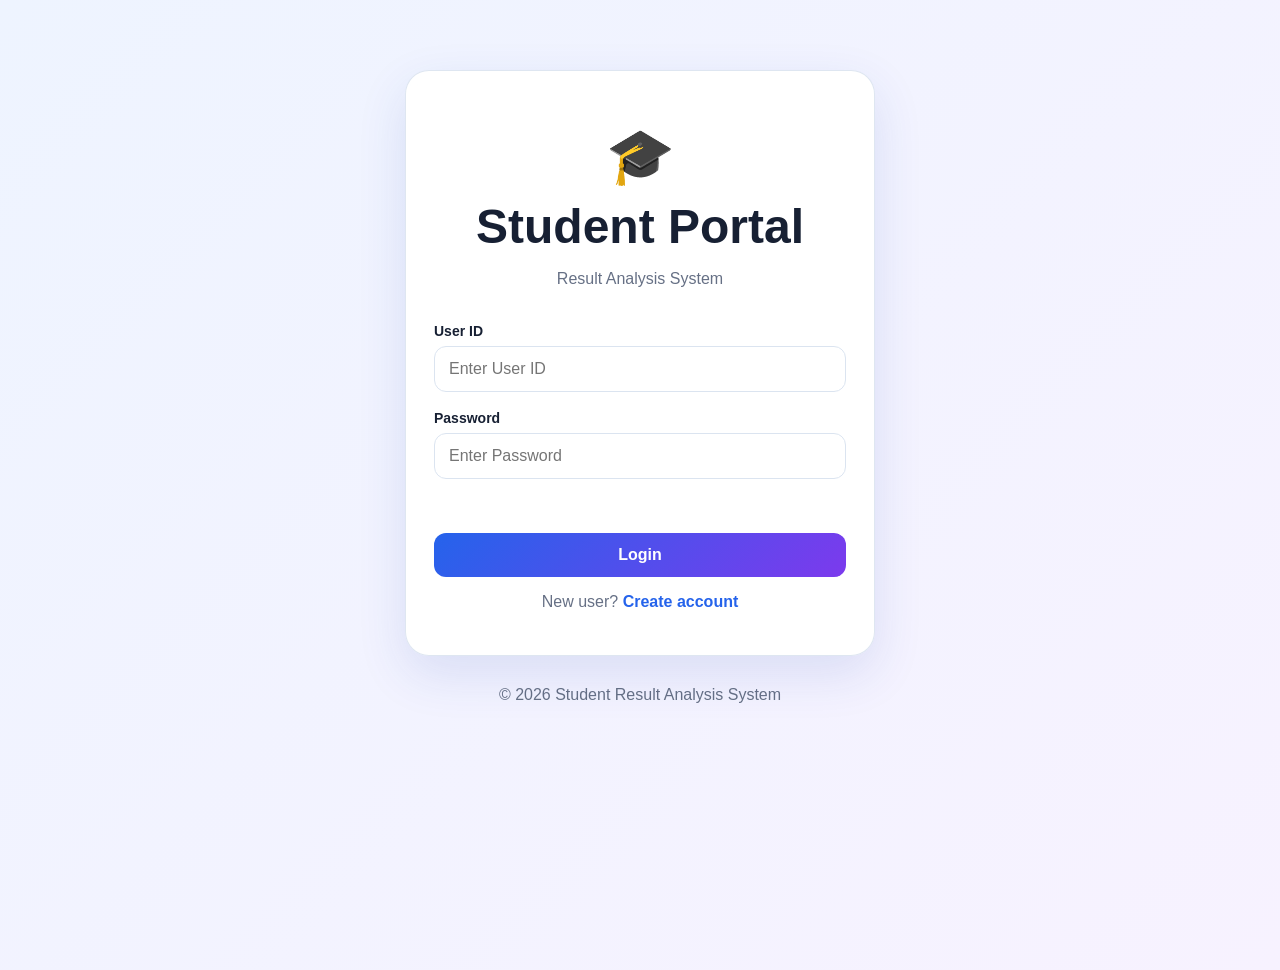
<file: Frontend_Development/index.html>
<!doctype html>
<html lang="en">

<head>
    <meta charset="UTF-8">
    <meta name="viewport" content="width=device-width,initial-scale=1">
    <title>Result Analysis | Login</title>
    <link rel="stylesheet" href="styles.css">
</head>

<body>
    <div class="auth-wrap">
        <div class="card">
            <div class="center">
                <div class="hero">
                    <div class="icon">🎓</div>
                    <h1>Student Portal</h1>
                    <p>Result Analysis System</p>
                </div>
            </div>
            <form id="loginForm" autocomplete="on">
                <div class="field"><label for="userId">User ID</label><input id="userId" name="userId"
                        autocomplete="username" required placeholder="Enter User ID"></div><br>
                <div class="field"><label for="password">Password</label><input id="password" name="password"
                        type="password" autocomplete="current-password" required placeholder="Enter Password"></div>
                <p id="loginMessage" class="message"></p><button class="btn" style="width:100%">Login</button>
            </form>
            <p class="center muted">New user? <button class="link-btn" id="createAccount" type="button">Create
                    account</button></p>
        </div>
        <div class="footer">© 2026 Student Result Analysis System</div>
    </div>
    <script src="script.js"></script>
</body>

</html>
</file>
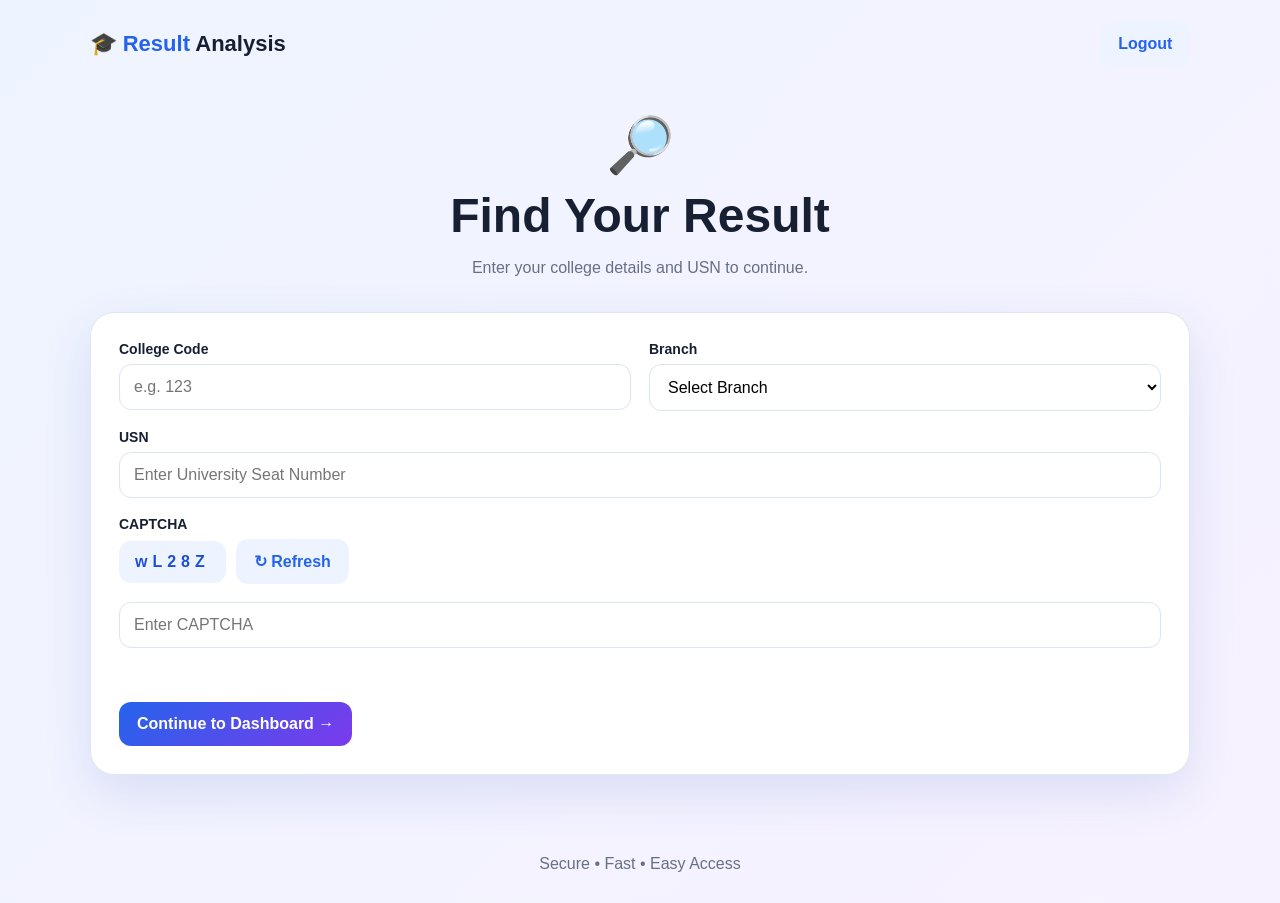
<file: Frontend_Development/home.html>
<!doctype html>
<html lang="en">

<head>
    <meta charset="UTF-8">
    <meta name="viewport" content="width=device-width,initial-scale=1">
    <title>Student Search</title>
    <link rel="stylesheet" href="styles.css">
</head>

<body>
    <header class="topbar">
        <div class="brand">🎓 <span>Result</span> Analysis</div><button class="btn secondary"
            id="logoutBtn">Logout</button>
    </header>
    <main class="page">
        <div class="hero">
            <div class="icon">🔎</div>
            <h1>Find Your Result</h1>
            <p>Enter your college details and USN to continue.</p>
        </div>
        <section class="card hidden" id="hodImportCard" style="margin-bottom:18px">
            <h2>HOD Result Management</h2>
            <p class="muted">Import the college result Excel sheet for all students.</p>
            <form id="excelImportForm">
                <div class="field"><label for="excelFile">College result Excel (.xlsx or .xls)</label><input id="excelFile" type="file" accept=".xlsx,.xls" required></div>
                <button class="btn" type="submit">Import Excel Sheet</button>
                <p id="excelImportMessage" class="message" aria-live="polite"></p>
            </form>
        </section>
        <section class="card">
            <form id="studentForm">
                <div class="form-grid">
                    <div class="field"><label for="collegeCode">College Code</label><input id="collegeCode" required
                            placeholder="e.g. 123"></div>
                    <div class="field"><label for="branch">Branch</label><select id="branch" required>
                            <option value="">Select Branch</option>
                            <option>ECE</option>
                            <option>CSE</option>
                            <option>ISE</option>
                            <option>EEE</option>
                            <option>ME</option>
                            <option>CV</option>
                        </select></div>
                    <div class="field full"><label for="usn">USN</label><input id="usn" required
                            placeholder="Enter University Seat Number" autocomplete="off"></div>
                    <div class="field full"><label>CAPTCHA</label>
                        <div class="captcha"><span id="captchaText" class="captcha-code"></span><button type="button"
                                class="btn secondary" id="refreshCaptcha">↻ Refresh</button></div>
                    </div>
                    <div class="field full"><input id="captchaInput" required maxlength="5" placeholder="Enter CAPTCHA">
                    </div>
                </div>
                <p id="message" class="message"></p><button class="btn" type="submit">Continue to Dashboard →</button>
            </form>
        </section>
    </main>
    <div class="footer">Secure • Fast • Easy Access</div>
    <script src="script_home.js"></script>
</body>

</html>
</file>
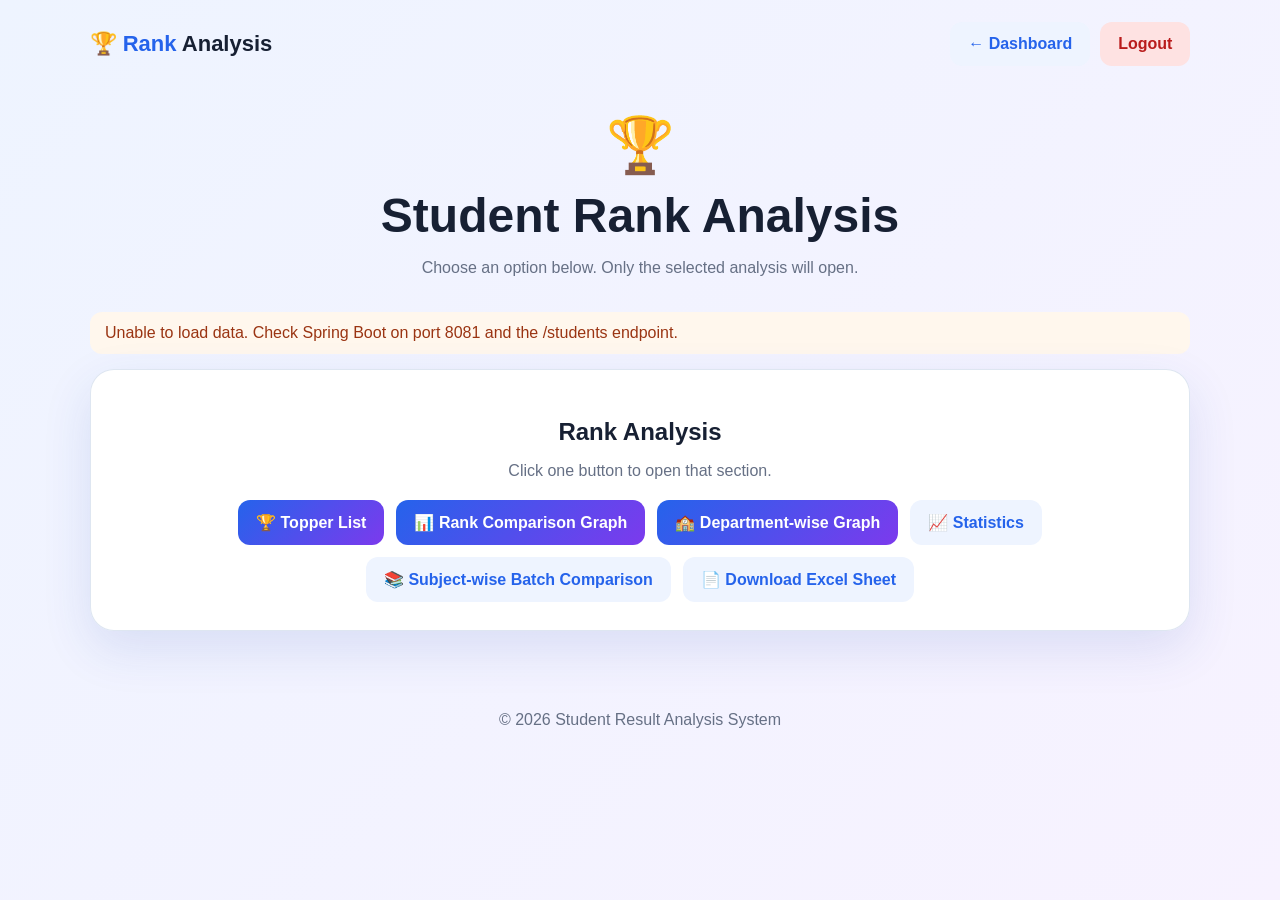
<file: Frontend_Development/rank_analysis.html>
<!doctype html>
<html lang="en">
<head>
    <meta charset="UTF-8">
    <meta name="viewport" content="width=device-width, initial-scale=1.0">
    <title>Rank Analysis | Result Analysis</title>
    <link rel="stylesheet" href="styles.css">
</head>
<body>
    <header class="topbar">
        <div class="brand">🏆 <span>Rank</span> Analysis</div>
        <nav class="nav">
            <button class="btn secondary" id="backBtn" type="button">← Dashboard</button>
            <button class="btn danger" id="logoutBtn" type="button">Logout</button>
        </nav>
    </header>

    <main class="page print-area">
        <section class="hero">
            <div class="icon">🏆</div>
            <h1>Student Rank Analysis</h1>
            <p>Choose an option below. Only the selected analysis will open.</p>
        </section>

        <div class="notice" id="resultStatus">Loading student data...</div>

        <section class="card rank-actions-card">
            <h2>Rank Analysis</h2>
            <p class="muted">Click one button to open that section.</p>
            <div class="analysis-buttons">
                <button class="btn" id="topperBtn" type="button">🏆 Topper List</button>
                <button class="btn" id="rankCompareBtn" type="button">📊 Rank Comparison Graph</button>
                <button class="btn" id="deptBtn" type="button">🏫 Department-wise Graph</button>
                <button class="btn secondary" id="statsBtn" type="button">📈 Statistics</button>
                <button class="btn secondary" id="subjectCompareBtn" type="button">📚 Subject-wise Batch Comparison</button>
                <button class="btn secondary" id="excelBtnMain" type="button">📄 Download Excel Sheet</button>
            </div>
        </section>

        <section class="card analysis-panel hidden" id="topperPanel">
            <div class="profile-top">
                <div>
                    <h2>🏆 Topper List</h2>
                    <p class="muted">Rank 1 is the student with the highest CGPA.</p>
                </div>
                <button class="btn secondary closePanel" type="button">← Back to Options</button>
            </div>
            <div class="table-wrap">
                <table>
                    <thead>
                        <tr>
                            <th>Rank</th>
                            <th>USN</th>
                            <th>Name</th>
                            <th>Department</th>
                            <th>CGPA</th>
                            <th>Result</th>
                            <th>Rank Change</th>
                            <th>Details</th>
                        </tr>
                    </thead>
                    <tbody id="rankTable"></tbody>
                </table>
            </div>
            <div class="top-student" id="topStudent"></div>
        </section>

        <section class="card analysis-panel hidden" id="rankComparePanel">
            <div class="profile-top">
                <div>
                    <h2>📊 Rank Comparison Graph</h2>
                    <p class="muted">Current rank compared with the previously saved ranking.</p>
                </div>
                <button class="btn secondary closePanel" type="button">← Back to Options</button>
            </div>
            <div class="chart-wrap">
                <canvas id="rankComparisonChart"></canvas>
            </div>
            <p class="muted chart-note" id="previousNote"></p>
        </section>

        <section class="card analysis-panel hidden" id="subjectComparePanel">
            <div class="profile-top">
                <div>
                    <h2>📚 Subject-wise Batch Comparison</h2>
                    <p class="muted">Compare average marks for the same subject code across academic years.</p>
                </div>
                <button class="btn secondary closePanel" type="button">← Back to Options</button>
            </div>

            <div class="form-grid">
                <div class="field">
                    <label for="subjectCompareSelect">Subject Code</label>
                    <select id="subjectCompareSelect">
                        <option value="">Select subject code</option>
                    </select>
                </div>
            </div>

            <div class="chart-wrap">
                <canvas id="subjectComparisonChart"></canvas>
            </div>
            <p class="muted" id="subjectCompareNote">Select a subject code to compare batch averages.</p>
        </section>

        <section class="card analysis-panel hidden" id="deptPanel">
            <div class="profile-top">
                <div>
                    <h2>🏫 Department-wise Graph</h2>
                    <p class="muted">Average CGPA of each department in the selected cohort.</p>
                </div>
                <button class="btn secondary closePanel" type="button">← Back to Options</button>
            </div>
            <div class="chart-wrap">
                <canvas id="departmentChart"></canvas>
            </div>
        </section>

        <section class="card analysis-panel hidden" id="statsPanel">
            <div class="profile-top">
                <div>
                    <h2>📈 Statistics</h2>
                    <p class="muted">Overall student performance summary.</p>
                </div>
                <button class="btn secondary closePanel" type="button">← Back to Options</button>
            </div>
            <div class="summary-grid" id="rankStats"></div>
        </section>
    </main>

    <div class="footer">© 2026 Student Result Analysis System</div>
    <script src="script_Rank_Analysis.js"></script>
</body>
</html>
</file>
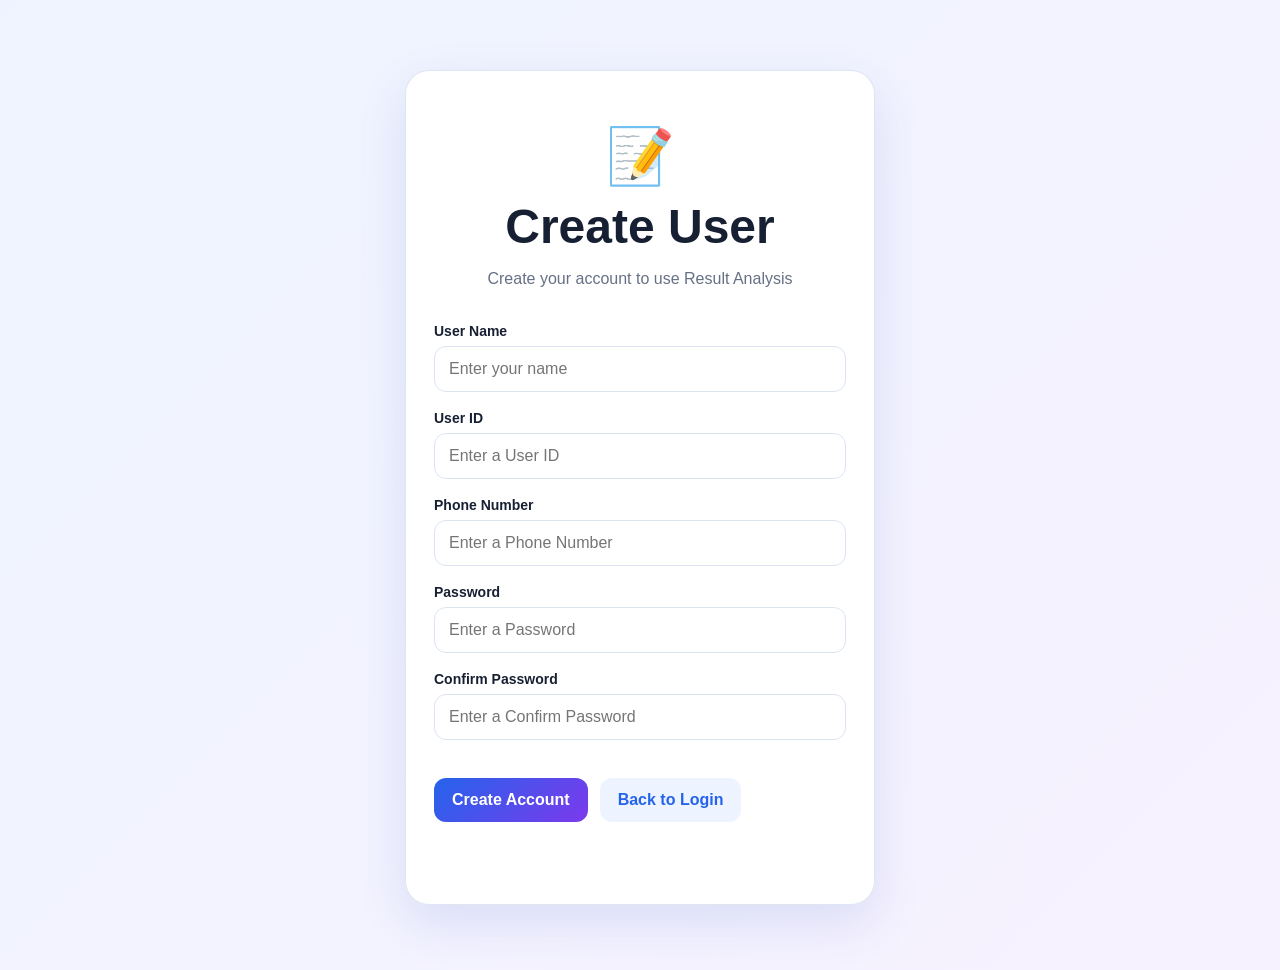
<file: Frontend_Development/register.html>
<!doctype html>
<html lang="en">

<head>
    <meta charset="UTF-8">
    <meta name="viewport" content="width=device-width,initial-scale=1">
    <title>Create User</title>
    <link rel="stylesheet" href="styles.css">
</head>

<body>
    <div class="auth-wrap">
        <div class="card">
            <div class="hero">
                <div class="icon">📝</div>
                <h1>Create User</h1>
                <p>Create your account to use Result Analysis</p>
            </div>
            <form id="registerForm" autocomplete="on">
                <div class="field"><label>User Name</label><input type="text" id="name" name="name" autocomplete="name"
                        placeholder="Enter your name" required></div><br>
                <div class="field"><label>User ID</label><input id="regUserId" name="userId" type="text"
                        autocomplete="username" placeholder="Enter a User ID" required></div><br>
                <div class="field"><label>Phone Number</label><input type="tel" id="phone" name="phone"
                        autocomplete="tel" placeholder="Enter a Phone Number" maxlength="10" required></div><br>
                <div class="field"><label>Password</label><input id="regPassword" name="password" type="password"
                        autocomplete="new-password" placeholder="Enter a Password" required></div><br>
                <div class="field"><label>Confirm Password</label><input id="confirmPassword" name="confirmPassword"
                        type="password" autocomplete="new-password" placeholder="Enter a Confirm Password" required>
                </div><br>
                <div class="actions"><button class="btn">Create Account</button><button class="btn secondary"
                        type="button" id="backLogin">Back to Login</button></div>
                <p id="registerMessage" class="message"></p>
            </form>
        </div>
    </div>
    <script src="Register.js"></script>
</body>

</html>
</file>
<file: Frontend_Development/styles.css>
:root {
    --bg: #eef4ff;
    --card: #fff;
    --text: #172033;
    --muted: #667085;
    --primary: #2563eb;
    --primary2: #7c3aed;
    --border: #dbe4f0;
    --success: #15803d;
    --danger: #dc2626;
    --shadow: 0 18px 50px rgba(30, 64, 175, .12)
}

* {
    box-sizing: border-box
}

body {
    margin: 0;
    font-family: Inter, Segoe UI, Arial, sans-serif;
    color: var(--text);
    background: linear-gradient(135deg, #eef4ff, #f7f2ff);
    min-height: 100vh
}

button,
input,
select {
    font: inherit
}

button {
    cursor: pointer
}

.topbar {
    padding: 22px 7%;
    display: flex;
    justify-content: space-between;
    align-items: center
}

.brand {
    font-weight: 800;
    font-size: 22px
}

.brand span {
    color: var(--primary)
}

.page {
    width: min(1100px, 92%);
    margin: 25px auto 50px
}

.hero {
    text-align: center;
    margin: 25px 0 35px
}

.hero .icon {
    font-size: 55px
}

.hero h1 {
    margin: 10px 0 6px;
    font-size: clamp(30px, 5vw, 48px)
}

.hero p,
.subtitle {
    color: var(--muted)
}

.card {
    background: rgba(255, 255, 255, .94);
    border: 1px solid rgba(219, 228, 240, .9);
    border-radius: 24px;
    padding: 28px;
    box-shadow: var(--shadow)
}

.form-grid {
    display: grid;
    grid-template-columns: repeat(2, 1fr);
    gap: 18px
}

.field {
    display: flex;
    flex-direction: column;
    gap: 7px
}

.field.full {
    grid-column: 1/-1
}

.field label {
    font-weight: 700;
    font-size: 14px
}

.field input,
.field select {
    border: 1px solid var(--border);
    border-radius: 12px;
    padding: 13px 14px;
    outline: none;
    background: #fff
}

.field input:focus,
.field select:focus {
    border-color: var(--primary);
    box-shadow: 0 0 0 3px rgba(37, 99, 235, .12)
}

.btn {
    border: 0;
    border-radius: 12px;
    padding: 13px 18px;
    background: linear-gradient(135deg, var(--primary), var(--primary2));
    color: #fff;
    font-weight: 800
}

.btn.secondary {
    background: #eef4ff;
    color: var(--primary)
}

.btn.danger {
    background: #fee2e2;
    color: #b91c1c
}

.actions {
    display: flex;
    gap: 12px;
    flex-wrap: wrap;
    margin-top: 20px
}

.message {
    min-height: 22px;
    font-weight: 700
}

.muted {
    color: var(--muted)
}

.captcha {
    display: flex;
    align-items: center;
    gap: 10px
}

.captcha-code {
    font-weight: 900;
    letter-spacing: 5px;
    padding: 12px 16px;
    border-radius: 12px;
    background: #eef4ff;
    color: #1d4ed8
}

.center {
    text-align: center
}

.auth-wrap {
    width: min(470px, 92%);
    margin: 70px auto
}

.auth-wrap .card {
    text-align: left
}

.link-btn {
    border: 0;
    background: none;
    color: var(--primary);
    font-weight: 800;
    padding: 0
}

.footer {
    text-align: center;
    color: var(--muted);
    padding: 30px
}

.nav {
    display: flex;
    gap: 10px;
    flex-wrap: wrap
}

.dashboard-layout {
    display: grid;
    grid-template-columns: 230px 1fr;
    min-height: 100vh
}

.sidebar {
    background: #101b3a;
    color: #fff;
    padding: 24px 16px;
    position: sticky;
    top: 0;
    height: 100vh
}

.sidebar h2 {
    margin: 0 0 4px
}

.sidebar p {
    color: #b9c4df
}

.menu {
    display: grid;
    gap: 10px;
    margin-top: 30px
}

.menu button {
    border: 0;
    background: transparent;
    color: #dce6ff;
    text-align: left;
    padding: 12px;
    border-radius: 12px
}

.menu button:hover {
    background: #1e2a50
}

.main {
    padding: 25px
}

.profile-top {
    display: flex;
    justify-content: space-between;
    gap: 15px;
    align-items: center;
    margin-bottom: 20px
}

.detail-grid,
.summary-grid {
    display: grid;
    grid-template-columns: repeat(3, 1fr);
    gap: 15px
}

.detail,
.summary {
    padding: 18px;
    border: 1px solid var(--border);
    border-radius: 16px;
    background: #fbfdff
}

.detail small,
.summary small {
    color: var(--muted);
    display: block
}

.detail strong,
.summary strong {
    display: block;
    font-size: 22px;
    margin-top: 7px
}

.summary-grid {
    grid-template-columns: repeat(4, 1fr);
    margin: 18px 0
}

.table-wrap {
    overflow: auto
}

table {
    width: 100%;
    border-collapse: collapse;
    min-width: 700px
}

th,
td {
    text-align: left;
    padding: 13px;
    border-bottom: 1px solid var(--border)
}

th {
    background: #f5f8ff
}

.status-pass {
    color: var(--success);
    font-weight: 800
}

.status-fail {
    color: var(--danger);
    font-weight: 800
}

.empty {
    padding: 30px;
    text-align: center;
    color: var(--muted)
}

.rank-grid {
    display: grid;
    grid-template-columns: 1fr 1fr;
    gap: 18px
}

.notice {
    padding: 12px 15px;
    border-radius: 12px;
    background: #fff7ed;
    color: #9a3412;
    margin-bottom: 15px
}

.hidden {
    display: none
}

@media(max-width:850px) {
    .dashboard-layout {
        display: block
    }

    .sidebar {
        position: relative;
        height: auto
    }

    .menu {
        display: flex;
        flex-wrap: wrap
    }

    .detail-grid,
    .summary-grid,
    .rank-grid {
        grid-template-columns: 1fr 1fr
    }

    .form-grid {
        grid-template-columns: 1fr
    }
}

@media(max-width:560px) {
    .topbar {
        padding: 18px 4%
    }

    .page {
        width: 94%
    }

    .card {
        padding: 20px
    }

    .detail-grid,
    .summary-grid {
        grid-template-columns: 1fr
    }

    .main {
        padding: 15px
    }
}

.chart-wrap {
    width: 100%;
    overflow: hidden;
    border-radius: 16px;
    background: #fbfdff;
    border: 1px solid var(--border);
    padding: 10px
}

.chart-wrap canvas {
    display: block;
    max-width: 100%
}

.chart-note {
    margin: 10px 0 0;
    font-size: 13px
}

.analytics-grid {
    margin-top: 18px
}

.analytics-grid .card {
    min-width: 0
}

@media print {
    body {
        background: #fff !important
    }

    .topbar,
    .footer,
    #refreshBtn,
    #backBtn,
    #logoutBtn,
    #pdfBtn {
        display: none !important
    }

    .page {
        width: 100%;
        margin: 0
    }

    .card {
        box-shadow: none;
        break-inside: avoid
    }

    .chart-wrap {
        border: 0
    }

    .notice {
        border: 1px solid #ddd
    }

    .analytics-grid {
        grid-template-columns: 1fr 1fr
    }

    table {
        min-width: 0;
        font-size: 10px
    }

    th,
    td {
        padding: 7px
    }

    .hero {
        margin: 0 0 15px
    }

    .print-area {
        padding: 0
    }
}

.rank-actions-card {
    margin-bottom: 18px;
    text-align: center
}

.rank-actions-card h2 {
    margin-bottom: 6px
}

.analysis-buttons {
    display: flex;
    justify-content: center;
    gap: 12px;
    flex-wrap: wrap;
    margin-top: 20px
}

.analysis-panel {
    margin-bottom: 18px
}

.top-student {
    margin-top: 20px
}

.topper-highlight {
    display: flex;
    align-items: center;
    gap: 18px;
    padding: 20px;
    border: 1px solid var(--border);
    border-radius: 18px;
    background: linear-gradient(135deg, #fff9e6, #f5f3ff)
}

.topper-medal {
    font-size: 42px
}

.topper-highlight h3 {
    margin: 3px 0;
    font-size: 24px
}

.topper-highlight p {
    margin: 5px 0;
    color: var(--muted)
}

.top-rank {
    margin-left: auto;
    font-weight: 900;
    color: var(--primary);
    font-size: 18px;
    white-space: nowrap
}

@media(max-width:560px) {
    .analysis-buttons .btn {
        width: 100%
    }

    .topper-highlight {
        align-items: flex-start;
        flex-wrap: wrap
    }

    .top-rank {
        margin-left: 0;
        width: 100%
    }
}

@media print {
    .rank-actions-card {
        display: none !important
    }

    .analysis-panel {
        display: block !important
    }

    .analysis-panel.hidden {
        display: block !important
    }

    .topbar {
        display: none !important
    }

    .page {
        margin: 0 auto
    }

    .footer {
        display: none !important
    }
}
/* Enhanced auth animations */
.auth-wrap .card {
    animation: cardIn .7s ease both;
    backdrop-filter: blur(8px);
}
.auth-wrap .hero .icon {
    display: inline-block;
    animation: floatIcon 3s ease-in-out infinite;
}
.auth-wrap .field {
    animation: fieldIn .55s ease both;
}
.auth-wrap .field:nth-child(2) { animation-delay: .05s; }
.auth-wrap .field:nth-child(3) { animation-delay: .10s; }
.auth-wrap .field:nth-child(4) { animation-delay: .15s; }
.auth-wrap .field:nth-child(5) { animation-delay: .20s; }
.auth-wrap .btn {
    transition: transform .2s ease, box-shadow .2s ease, filter .2s ease;
}
.auth-wrap .btn:hover {
    transform: translateY(-2px);
    box-shadow: 0 10px 24px rgba(37, 99, 235, .20);
    filter: brightness(1.03);
}
.auth-wrap .field input {
    transition: border-color .2s ease, box-shadow .2s ease, transform .2s ease;
}
.auth-wrap .field input:focus {
    transform: translateY(-1px);
}
@keyframes cardIn {
    from { opacity: 0; transform: translateY(22px) scale(.98); }
    to { opacity: 1; transform: translateY(0) scale(1); }
}
@keyframes floatIcon {
    0%, 100% { transform: translateY(0); }
    50% { transform: translateY(-7px); }
}
@keyframes fieldIn {
    from { opacity: 0; transform: translateX(-10px); }
    to { opacity: 1; transform: translateX(0); }
}
@media (prefers-reduced-motion: reduce) {
    .auth-wrap .card, .auth-wrap .field, .auth-wrap .hero .icon {
        animation: none !important;
    }
}
</file>
